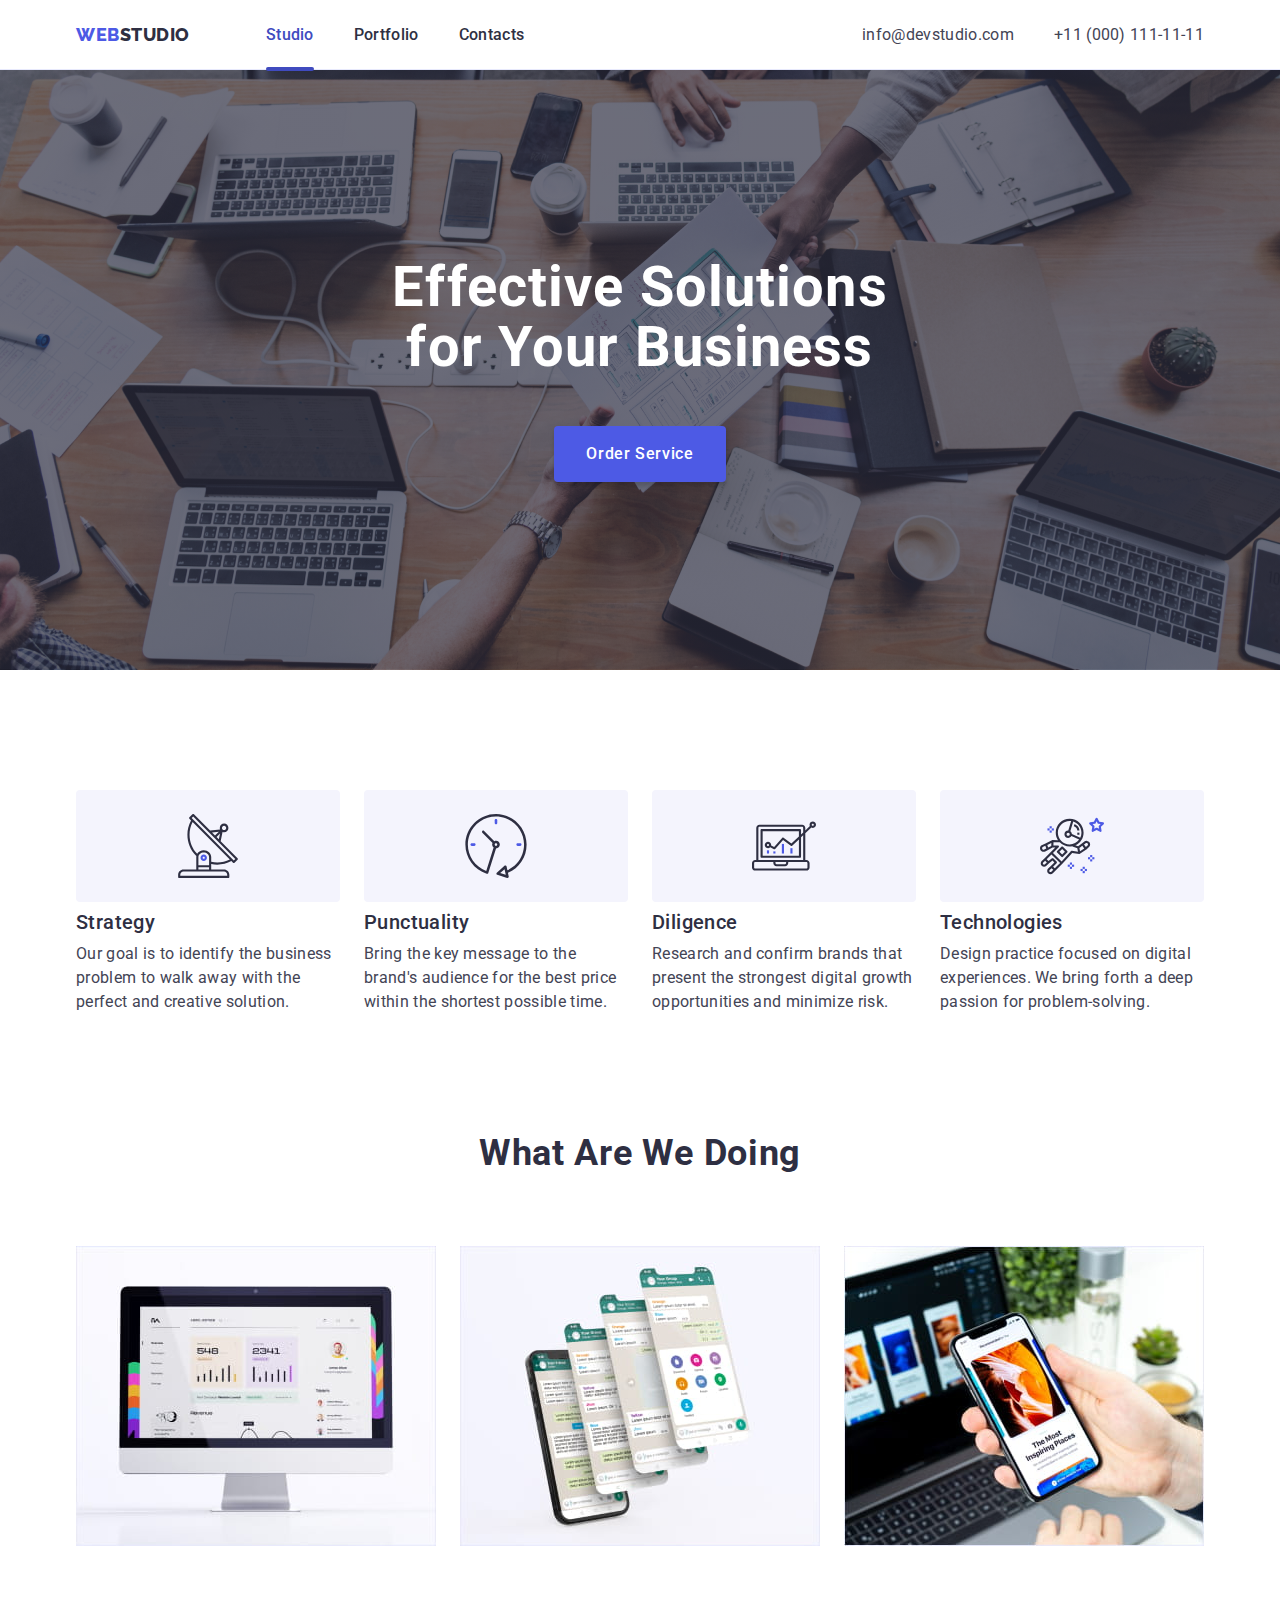
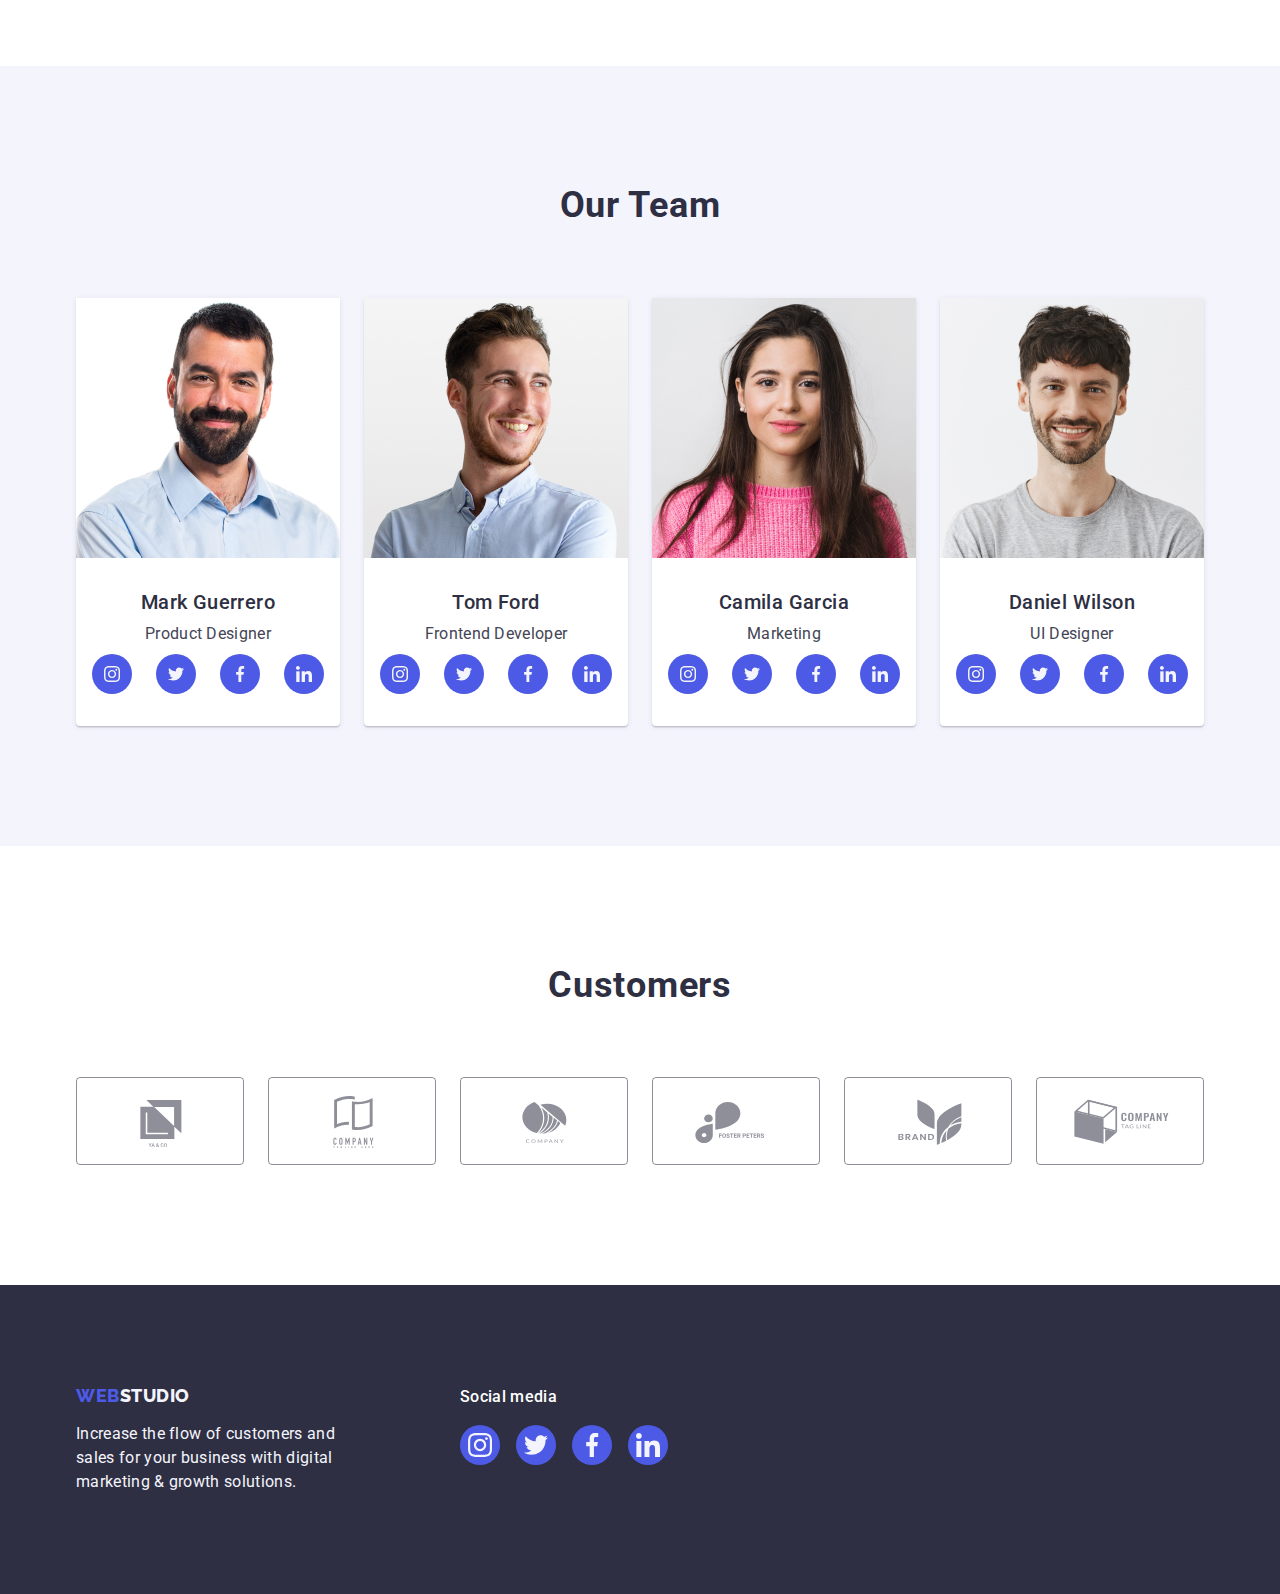
<file: index.html>
<!DOCTYPE html>
<html lang="en">

<head>
    <meta charset="UTF-8">
    <meta http-equiv="X-UA-Compatible" content="IE=edge">
    <meta name="viewport" content="width=device-width, initial-scale=1.0">
    <title>Studio</title>

    <!-- style -->
    <link rel="stylesheet" href="https://cdn.jsdelivr.net/npm/modern-normalize@1.1.0/modern-normalize.min.css">
    <link rel="stylesheet" href="./css/styles.css">

    <!-- font -->
    <link rel="preconnect" href="https://fonts.googleapis.com">
    <link rel="preconnect" href="https://fonts.gstatic.com" crossorigin>
    <link
        href="https://fonts.googleapis.com/css2?family=Raleway:wght@800&family=Roboto:wght@400;500;700;900&display=swap"
        rel="stylesheet">
</head>

<body>
    <!-- top line -->
    <header class="header">
        <div class="container header-container">
            <nav class="header-nav">
                <a href="./index.html" class="logo header-logo link">
                    Web<span class="logo-std-header">Studio</span>
                </a>
                <ul class="header-nav-list list">
                    <li class="header-nav-item">
                        <a href="./index.html" class="current header-nav-link link">Studio</a>
                    </li>
                    <li class="header-nav-item">
                        <a href="./portfolio.html" class="header-nav-link link">Portfolio</a>
                    </li>
                    <li class="header-nav-item">
                        <a href="" class="header-nav-link link">Contacts</a>
                    </li>
                </ul>
            </nav>
            <address class="contact">
                <ul class="contact-list list">
                    <li class="contact-item">
                        <a href="mailto:info@devstudio.com" class="contact-link link">info@devstudio.com</a>
                    </li>
                    <li class="contact-item">
                        <a href="tel:+110001111111" class="contact-link link">+11 (000) 111-11-11</a>
                    </li>
                </ul>
            </address>
        </div>
    </header>

    <main>
        <!-- section 1 hero -->
        <section class="section section-hero">
            <div class="container">
                <h1 class="title-hero">Effective Solutions for Your Business</h1>
                <button class="hero-btn btn" type="button" data-modal-open>Order Service</button>
            </div>
        </section>
        <!-- section 2 Digitalization -->
        <section class="section section-feature">
            <div class="container">
                <h2 class="feature-title title-primary" hidden>Digital Strategy and Design for Business Growth</h2>
                <ul class="feature-list list">
                    <li class="feature-item">
                        <div class="feature-img">
                            <svg class="feature-icon" width="64" height="64">
                                <use href="./images/icon.svg#icon-antenna"></use>
                            </svg>
                        </div>
                        <h3 class="feature-item-title title-secondary">Strategy</h3>
                        <p class="text">Our goal is to identify the business problem to walk away with the perfect and
                            creative solution.</p>
                    </li>
                    <li class="feature-item">
                        <div class="feature-img">
                            <svg class="feature-icon" width="64" height="64">
                                <use href="./images/icon.svg#icon-clock"></use>
                            </svg>
                        </div>
                        <h3 class="feature-item-title title-secondary">Punctuality</h3>
                        <p class="text">Bring the key message to the brand's audience for the best price within the
                            shortest possible time.</p>
                    </li>
                    <li class="feature-item">
                        <div class="feature-img">
                            <svg class="feature-icon" width="64" height="64">
                                <use href="./images/icon.svg#icon-diagram"></use>
                            </svg>
                        </div>
                        <h3 class="feature-item-title title-secondary">Diligence</h3>
                        <p class="text">Research and confirm brands that present the strongest digital growth
                            opportunities and minimize risk.</p>
                    </li>
                    <li class="feature-item">
                        <div class="feature-img">
                            <svg class="feature-icon" width="64" height="64">
                                <use href="./images/icon.svg#icon-astronaut"></use>
                            </svg>
                        </div>
                        <h3 class="feature-item-title title-secondary">Technologies</h3>
                        <p class="text">Design practice focused on digital experiences. We bring forth a deep passion
                            for problem-solving.</p>
                    </li>
                </ul>
            </div>
        </section>
        <!-- section 3 Activity -->
        <section class="section section-activity">
            <div class="container">
                <h2 class="activity-title title-primary">What are we doing</h2>
                <ul class="activity-list list">
                    <li class="activiti-item">
                        <img src="./images/activity/desktop.jpg" alt="desktop" width="360" height="300">
                    </li>
                    <li class="activiti-item">
                        <img src="./images/activity/messengers.jpg" alt="messengers" width="360" height="300">
                    </li>
                    <li class="activiti-item">
                        <img src="./images/activity/applications.jpg" alt="applications" width="360" height="300">
                    </li>
                </ul>
            </div>
        </section>
        <!-- section 4 Team -->
        <section class="section section-team">
            <div class="container">
                <h2 class="team-title title-primary">Our Team</h2>
                <ul class="team-list list">
                    <li class="team-card">
                        <img src="./images/team/mark-guerrero.jpg" alt="Mark Guerrero" width="264" height="260">
                        <div class="team-card-desc">
                            <h3 class="title-secondary">Mark Guerrero</h3>
                            <p class="team-card-text">Product Designer</p>
                            <ul class="social-list list">
                                <li class="social-item">
                                    <a href="" class="social-link">
                                        <svg class="social-icon" width="16" height="16">
                                            <use href="./images/icon.svg#icon-instagram"></use>
                                        </svg>
                                    </a>
                                </li>
                                <li class="social-item">
                                    <a href="" class="social-link">
                                        <svg class="social-icon" width="16" height="16">
                                            <use href="./images/icon.svg#icon-twitter"></use>
                                        </svg>
                                    </a>
                                </li>
                                <li class="social-item">
                                    <a href="" class="social-link">
                                        <svg class="social-icon" width="16" height="16">
                                            <use href="./images/icon.svg#icon-facebook"></use>
                                        </svg>
                                    </a>
                                </li>
                                <li class="social-item">
                                    <a href="" class="social-link">
                                        <svg class="social-icon" width="16" height="16">
                                            <use href="./images/icon.svg#icon-linkedin"></use>
                                        </svg>
                                    </a>
                                </li>
                            </ul>
                        </div>
                    </li>
                    <li class="team-card">
                        <img src="./images/team/tom-ford.jpg" alt="Tom Ford" width="264" height="260">
                        <div class="team-card-desc">
                            <h3 class="title-secondary">Tom Ford</h3>
                            <p class="team-card-text">Frontend Developer</p>
                            <ul class="social-list list">
                                <li class="social-item">
                                    <a href="" class="social-link">
                                        <svg class="social-icon" width="16" height="16">
                                            <use href="./images/icon.svg#icon-instagram"></use>
                                        </svg>
                                    </a>
                                </li>
                                <li class="social-item">
                                    <a href="" class="social-link">
                                        <svg class="social-icon" width="16" height="16">
                                            <use href="./images/icon.svg#icon-twitter"></use>
                                        </svg>
                                    </a>
                                </li>
                                <li class="social-item">
                                    <a href="" class="social-link">
                                        <svg class="social-icon" width="16" height="16">
                                            <use href="./images/icon.svg#icon-facebook"></use>
                                        </svg>
                                    </a>
                                </li>
                                <li class="social-item">
                                    <a href="" class="social-link">
                                        <svg class="social-icon" width="16" height="16">
                                            <use href="./images/icon.svg#icon-linkedin"></use>
                                        </svg>
                                    </a>
                                </li>
                            </ul>
                        </div>
                    </li>
                    <li class="team-card">
                        <img src="./images/team/camila-garcia.jpg" alt="Camila Garcia" width="264" height="260">
                        <div class="team-card-desc">
                            <h3 class="title-secondary">Camila Garcia</h3>
                            <p class="team-card-text">Marketing</p>
                            <ul class="social-list list">
                                <li class="social-item">
                                    <a href="" class="social-link">
                                        <svg class="social-icon" width="16" height="16">
                                            <use href="./images/icon.svg#icon-instagram"></use>
                                        </svg>
                                    </a>
                                </li>
                                <li class="social-item">
                                    <a href="" class="social-link">
                                        <svg class="social-icon" width="16" height="16">
                                            <use href="./images/icon.svg#icon-twitter"></use>
                                        </svg>
                                    </a>
                                </li>
                                <li class="social-item">
                                    <a href="" class="social-link">
                                        <svg class="social-icon" width="16" height="16">
                                            <use href="./images/icon.svg#icon-facebook"></use>
                                        </svg>
                                    </a>
                                </li>
                                <li class="social-item">
                                    <a href="" class="social-link">
                                        <svg class="social-icon" width="16" height="16">
                                            <use href="./images/icon.svg#icon-linkedin"></use>
                                        </svg>
                                    </a>
                                </li>
                            </ul>
                        </div>
                    </li>
                    <li class="team-card">
                        <img src="./images/team/daniel-wilson.jpg" alt="Daniel Wilson" width="264" height="260">
                        <div class="team-card-desc">
                            <h3 class="title-secondary">Daniel Wilson</h3>
                            <p class="team-card-text">UI Designer</p>
                            <ul class="social-list list">
                                <li class="social-item">
                                    <a href="" class="social-link">
                                        <svg class="social-icon" width="16" height="16">
                                            <use href="./images/icon.svg#icon-instagram"></use>
                                        </svg>
                                    </a>
                                </li>
                                <li class="social-item">
                                    <a href="" class="social-link">
                                        <svg class="social-icon" width="16" height="16">
                                            <use href="./images/icon.svg#icon-twitter"></use>
                                        </svg>
                                    </a>
                                </li>
                                <li class="social-item">
                                    <a href="" class="social-link">
                                        <svg class="social-icon" width="16" height="16">
                                            <use href="./images/icon.svg#icon-facebook"></use>
                                        </svg>
                                    </a>
                                </li>
                                <li class="social-item">
                                    <a href="" class="social-link">
                                        <svg class="social-icon" width="16" height="16">
                                            <use href="./images/icon.svg#icon-linkedin"></use>
                                        </svg>
                                    </a>
                                </li>
                            </ul>
                        </div>
                    </li>
                </ul>
            </div>
        </section>
        <!-- section 5 Customers -->
        <section class="section section-customers">
            <div class="container">
                <h2 class="customers-title title-primary">Customers</h2>
                <ul class="customers-list list">
                    <li class="customers-item">
                        <a class="customers-link" href="">
                            <svg class="customers-icon" width="104" height="56">
                                <use href="./images/icon.svg#icon-logo-ya-co"></use>
                            </svg>
                        </a>
                    </li>
                    <li class="customers-item">
                        <a class="customers-link" href="">
                            <svg class="customers-icon" width="104" height="56">
                                <use href="./images/icon.svg#icon-logo-company-th"></use>
                            </svg>
                        </a>
                    </li>
                    <li class="customers-item">
                        <a class="customers-link" href="">
                            <svg class="customers-icon" width="104" height="56">
                                <use href="./images/icon.svg#icon-logo-company"></use>
                            </svg>
                        </a>
                    </li>
                    <li class="customers-item">
                        <a class="customers-link" href="">
                            <svg class="customers-icon" width="104" height="56">
                                <use href="./images/icon.svg#icon-logo-foster-peters"></use>
                            </svg>
                        </a>
                    </li>
                    <li class="customers-item">
                        <a class="customers-link" href="">
                            <svg class="customers-icon" width="104" height="56">
                                <use href="./images/icon.svg#icon-logo-brand"></use>
                            </svg>
                        </a>
                    </li>
                    <li class="customers-item">
                        <a class="customers-link" href="">
                            <svg class="customers-icon" width="104" height="56">
                                <use href="./images/icon.svg#icon-logo-company-tl"></use>
                            </svg>
                        </a>
                    </li>
                </ul>
            </div>
        </section>
    </main>

    <footer class="footer">
        <div class="footer-container container">
            <div class="footer-text">
                <a href="./index.html" class="logo link">
                    Web<span class="logo-std-footer">Studio</span>
                </a>
                <p class="text"> Increase the flow of customers and sales for your business with digital
                    marketing & growth solutions.
                </p>
            </div>
            <div class="footer-social">
                <p class="footer-social-text">Social media</p>
                <ul class="footer-social-list list">
                    <li class="social-item">
                        <a href="" class="social-link">
                            <svg class="social-icon" width="24" height="24">
                                <use href="./images/icon.svg#icon-instagram"></use>
                            </svg>
                        </a>
                    </li>
                    <li class="social-item">
                        <a href="" class="social-link">
                            <svg class="social-icon" width="24" height="24">
                                <use href="./images/icon.svg#icon-twitter"></use>
                            </svg>
                        </a>
                    </li>
                    <li class="social-item">
                        <a href="" class="social-link">
                            <svg class="social-icon" width="24" height="24">
                                <use href="./images/icon.svg#icon-facebook"></use>
                            </svg>
                        </a>
                    </li>
                    <li class="social-item">
                        <a href="" class="social-link">
                            <svg class="social-icon" width="24" height="24">
                                <use href="./images/icon.svg#icon-linkedin"></use>
                            </svg>
                        </a>
                    </li>
                </ul>
            </div>
        </div>
    </footer>
    <!-- Modal -->
    <div class="backdrop is-hidden" data-modal>
        <div class="modal">
            <button class="modal-btn-close" type="button" data-modal-close>
                <svg class="modal-btn-close-icon" width="8" height="8">
                    <use href="./images/icon.svg#icon-modal-btn-close"></use>
                </svg>
            </button>
        </div>
    </div>

    <script src="./js/modal.js"></script>
</body>

</html>
</file>
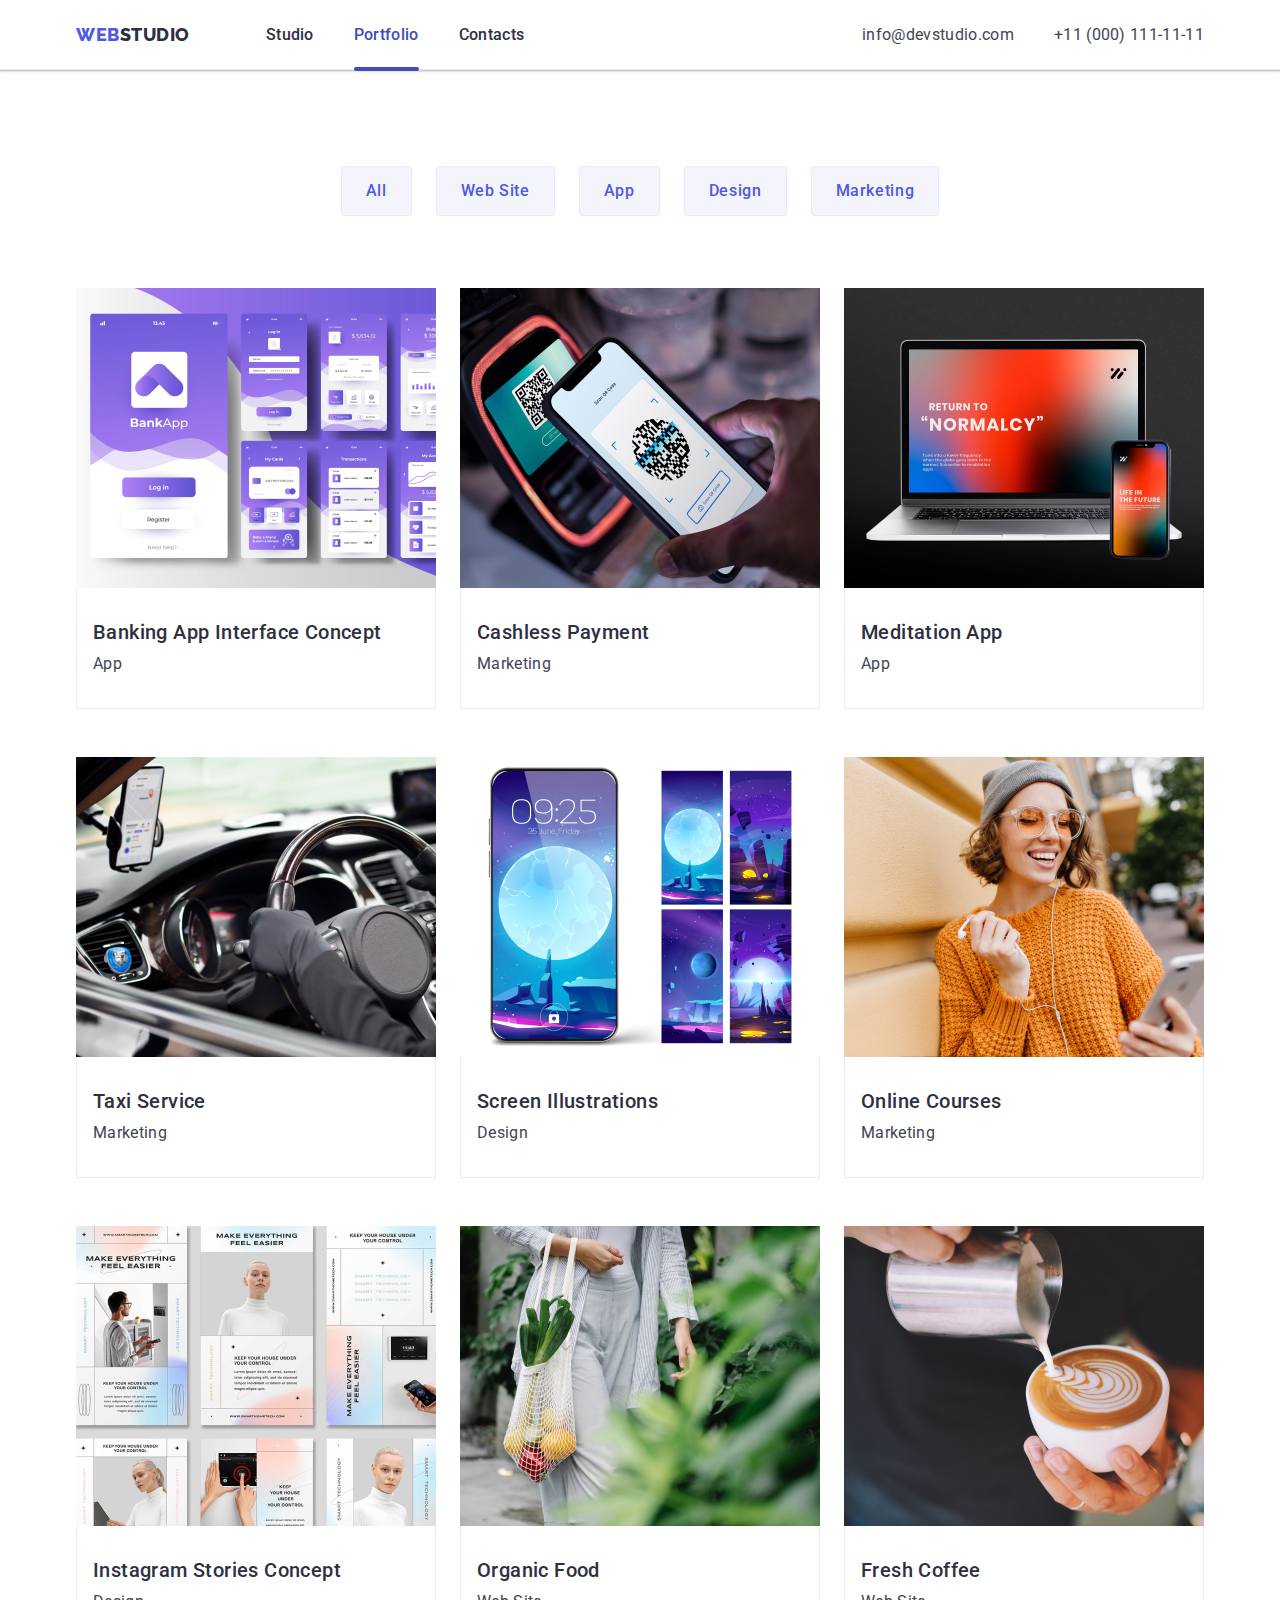
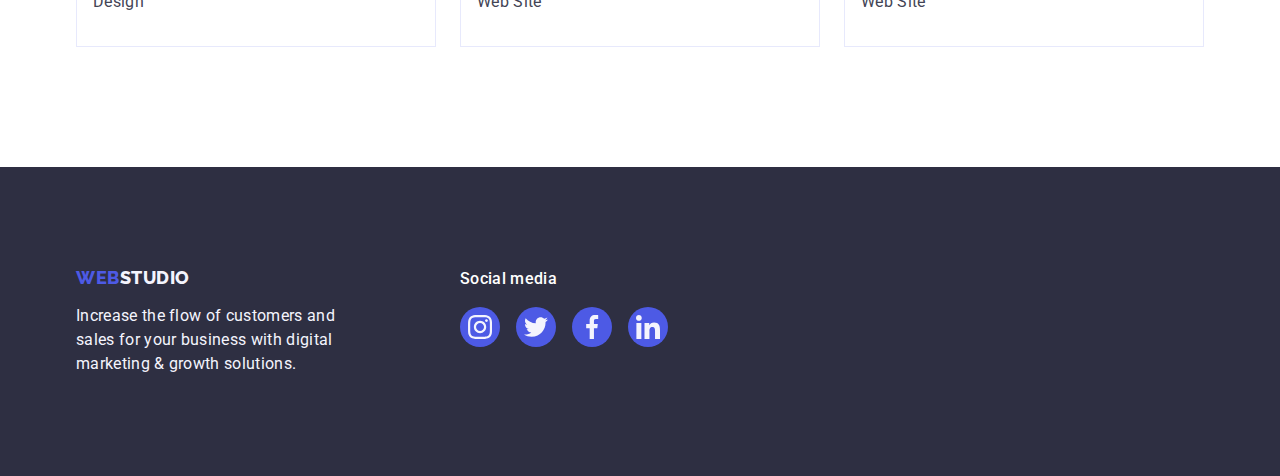
<file: portfolio.html>
<!DOCTYPE html>
<html lang="en">

<head>
    <meta charset="UTF-8">
    <meta http-equiv="X-UA-Compatible" content="IE=edge">
    <meta name="viewport" content="width=device-width, initial-scale=1.0">
    <title>Portfolio</title>

    <!-- style -->
    <link rel="stylesheet" href="https://cdn.jsdelivr.net/npm/modern-normalize@1.1.0/modern-normalize.min.css">
    <link rel="stylesheet" href="./css/styles.css">

    <!-- font -->
    <link rel="preconnect" href="https://fonts.googleapis.com">
    <link rel="preconnect" href="https://fonts.gstatic.com" crossorigin>
    <link
        href="https://fonts.googleapis.com/css2?family=Raleway:wght@800&family=Roboto:wght@400;500;700;900&display=swap"
        rel="stylesheet">
</head>

<body>
    <!-- top line -->
    <header class="header">
        <div class="container header-container">
            <nav class="header-nav">
                <a href="./index.html" class="logo header-logo link">
                    Web<span class="logo-std-header">Studio</span>
                </a>
                <ul class="header-nav-list list">
                    <li class="header-nav-item">
                        <a href="./index.html" class="header-nav-link link">Studio</a>
                    </li>
                    <li class="header-nav-item">
                        <a href="./portfolio.html" class="current header-nav-link link">Portfolio</a>
                    </li>
                    <li class="header-nav-item">
                        <a href="" class="header-nav-link link">Contacts</a>
                    </li>
                </ul>
            </nav>
            <address class="contact">
                <ul class="contact-list list">
                    <li class="contact-item">
                        <a href="mailto:info@devstudio.com" class="contact-link link">info@devstudio.com</a>
                    </li>
                    <li class="contact-item">
                        <a href="tel:+110001111111" class="contact-link link">+11 (000) 111-11-11</a>
                    </li>
                </ul>
            </address>
        </div>
    </header>

    <main>
        <!-- Projects -->
        <section class="section section-portfolio">
            <div class="container">
                <h1 hidden class="title-primary">Projects</h1>
                <!-- filters -->
                <ul class="filter-list list">
                    <li class="filter-item">
                        <button type="button" class="btn">All</button>
                    </li>
                    <li class="filter-item">
                        <button type="button" class="btn">Web Site</button>
                    </li>
                    <li class="filter-item">
                        <button type="button" class="btn">App</button>
                    </li>
                    <li class="filter-item">
                        <button type="button" class="btn">Design</button>
                    </li>
                    <li class="filter-item">
                        <button type="button" class="btn">Marketing</button>
                    </li>
                </ul>
                <!-- Projects List -->
                <ul class="projects-list list">
                    <li class="projects-card">
                        <a href="" class="projects-link link">
                            <div class="overlay">
                                <img src="./images/projects/bank-app.jpg" alt="Banking App" width="360" height="300">
                                <p class="overlay-text">14 Stylish and User-Friendly App Design Concepts · Task Manager
                                    App · Calorie Tracker App · Exotic Fruit Ecommerce App · Cloud Storage App
                                </p>
                            </div>
                            <div class="projects-card-desc">
                                <h2 class="title-secondary">Banking App Interface Concept</h2>
                                <p class="text">App</p>
                            </div>
                        </a>
                    </li>
                    <li class="projects-card">
                        <a href="" class="projects-link link">
                            <div class="overlay">
                                <img src="./images/projects/payment.jpg" alt="Cashless Payment" width="360"
                                    height="300">
                                <p class="overlay-text">14 Stylish and User-Friendly App Design Concepts · Task Manager
                                    App · Calorie Tracker App · Exotic Fruit Ecommerce App · Cloud Storage App
                                </p>
                            </div>
                            <div class="projects-card-desc">
                                <h2 class="title-secondary">Cashless Payment</h2>
                                <p class="text">Marketing</p>
                            </div>
                        </a>
                    </li>
                    <li class="projects-card">
                        <a href="" class="projects-link link">
                            <div class="overlay">
                                <img src="./images/projects/meditation-app.jpg" alt="Meditation App" width="360"
                                    height="300">
                                <p class="overlay-text">14 Stylish and User-Friendly App Design Concepts · Task Manager
                                    App · Calorie Tracker App · Exotic Fruit Ecommerce App · Cloud Storage App
                                </p>
                            </div>

                            <div class="projects-card-desc">
                                <h2 class="title-secondary">Meditation App</h2>
                                <p class="text">App</p>
                            </div>
                        </a>
                    </li>
                    <li class="projects-card">
                        <a href="" class="projects-link link">
                            <div class="overlay">
                                <img src="./images/projects/taxi-service.jpg" alt="Taxi Service" width="360"
                                    height="300">
                                <p class="overlay-text">14 Stylish and User-Friendly App Design Concepts · Task Manager
                                    App · Calorie Tracker App · Exotic Fruit Ecommerce App · Cloud Storage App
                                </p>
                            </div>
                            <div class="projects-card-desc">
                                <h2 class="title-secondary">Taxi Service</h2>
                                <p class="text">Marketing</p>
                            </div>
                        </a>
                    </li>
                    <li class="projects-card">
                        <a href="" class="projects-link link">
                            <div class="overlay">
                                <img src="./images/projects/screen-illustrations.jpg" alt="Illustrations" width="360"
                                    height="300">
                                <p class="overlay-text">14 Stylish and User-Friendly App Design Concepts · Task Manager
                                    App · Calorie Tracker App · Exotic Fruit Ecommerce App · Cloud Storage App
                                </p>
                            </div>

                            <div class="projects-card-desc">
                                <h2 class="title-secondary">Screen Illustrations</h2>
                                <p class="text">Design</p>
                            </div>
                        </a>
                    </li>
                    <li class="projects-card">
                        <a href="" class="projects-link link">
                            <div class="overlay">
                                <img src="./images/projects/online-courses.jpg" alt="Online Courses" width="360"
                                    height="300">
                                <p class="overlay-text">14 Stylish and User-Friendly App Design Concepts · Task Manager
                                    App · Calorie Tracker App · Exotic Fruit Ecommerce App · Cloud Storage App
                                </p>
                            </div>

                            <div class="projects-card-desc">
                                <h2 class="title-secondary">Online Courses</h2>
                                <p class="text">Marketing</p>
                            </div>
                        </a>
                    </li>
                    <li class="projects-card">
                        <a href="" class="projects-link link">
                            <div class="overlay">
                                <img src="./images/projects/instagram-stones-concept.jpg"
                                    alt="Instagram Stories Concept" width="360" height="300">
                                <p class="overlay-text">14 Stylish and User-Friendly App Design Concepts · Task Manager
                                    App · Calorie Tracker App · Exotic Fruit Ecommerce App · Cloud Storage App
                                </p>
                            </div>

                            <div class="projects-card-desc">
                                <h2 class="title-secondary">Instagram Stories Concept</h2>
                                <p class="text">Design</p>
                            </div>
                        </a>
                    </li>
                    <li class="projects-card">
                        <a href="" class="projects-link link">
                            <div class="overlay">
                                <img src="./images/projects/organic-food.jpg" alt="Organic Food" width="360"
                                    height="300">
                                <p class="overlay-text">14 Stylish and User-Friendly App Design Concepts · Task Manager
                                    App · Calorie Tracker App · Exotic Fruit Ecommerce App · Cloud Storage App
                                </p>
                            </div>
                            <div class="projects-card-desc">
                                <h2 class="title-secondary">Organic Food</h2>
                                <p class="text">Web Site</p>
                            </div>
                        </a>
                    </li>
                    <li class="projects-card">
                        <a href="" class="projects-link link">
                            <div class="overlay">
                                <img src="./images/projects/fresh-coffee.jpg" alt="Fresh Coffee" width="360"
                                    height="300">
                                <p class="overlay-text">14 Stylish and User-Friendly App Design Concepts · Task Manager
                                    App · Calorie Tracker App · Exotic Fruit Ecommerce App · Cloud Storage App
                                </p>
                            </div>
                            <div class="projects-card-desc">
                                <h2 class="title-secondary">Fresh Coffee</h2>
                                <p class="text">Web Site</p>
                            </div>
                        </a>
                    </li>
                </ul>
            </div>
        </section>
    </main>

    <footer class="footer">
        <div class="footer-container container">
            <div class="footer-text">
                <a href="./index.html" class="logo link">
                    Web<span class="logo-std-footer">Studio</span>
                </a>
                <p class="text"> Increase the flow of customers and sales for your business with digital
                    marketing & growth solutions.
                </p>
            </div>
            <div class="footer-social">
                <p class="footer-social-text">Social media</p>
                <ul class="footer-social-list list">
                    <li class="social-item">
                        <a href="" class="social-link">
                            <svg class="social-icon" width="24" height="24">
                                <use href="./images/icon.svg#icon-instagram"></use>
                            </svg>
                        </a>
                    </li>
                    <li class="social-item">
                        <a href="" class="social-link">
                            <svg class="social-icon" width="24" height="24">
                                <use href="./images/icon.svg#icon-twitter"></use>
                            </svg>
                        </a>
                    </li>
                    <li class="social-item">
                        <a href="" class="social-link">
                            <svg class="social-icon" width="24" height="24">
                                <use href="./images/icon.svg#icon-facebook"></use>
                            </svg>
                        </a>
                    </li>
                    <li class="social-item">
                        <a href="" class="social-link">
                            <svg class="social-icon" width="24" height="24">
                                <use href="./images/icon.svg#icon-linkedin"></use>
                            </svg>
                        </a>
                    </li>
                </ul>
            </div>
        </div>
    </footer>
</body>

</html>
</file>
<file: css/styles.css>
:root {
    --font-primary: 'Roboto', sans-serif;
    --font-logo: 'Raleway', sans-serif;
    /* COLORS */
    --color-iris: #4d5ae5;
    --color-ocean: #404bbf;
    --color-navy-blue: #2e2f42;
    --color-green: #31d0aa;
    --color-slate: #434455;
    --color-light-slate: #8e8f99;
    --color-cornflower: #e7e9fc;
    --color-cloud: #f4f4fd;
    --color-navy-blue-modal: rgba(46, 47, 66, 0.4);
    --color-grey: rgba(46, 47, 66, 0.7);

    /* Header background, team card background */
    --color-white: #ffffff;
    --color-dairy: #fcfcfc;

    --transition-primary: 250ms cubic-bezier(0.4, 0, 0.2, 1);
}

/* DROPPING */
h1,
h2,
h3,
h4,
p {
    margin-top: 0;
    margin-bottom: 0;
}

ul {
    margin-top: 0;
    margin-bottom: 0;
    padding-left: 0;
}

button {
    cursor: pointer;
}

img {
    display: block;
}

.list {
    list-style: none;
    display: flex;
    flex-wrap: wrap;
    justify-content: center;
    align-items: center;
}

.link {
    text-decoration: none;
    color: currentColor;
}

/* DEFAULT */
body {
    font-size: 16px;
    font-family: var(--font-primary);
    font-weight: 400;
    line-height: 1.5;
    letter-spacing: 0.02em;
    text-decoration: none;
    text-transform: none;
    background-color: var(--color-white);
    color: var(--color-slate);
}

.container {
    max-width: 1158px;
    padding: 0 15px;
    margin: 0 auto;
}

.section {
    padding-top: 120px;
    padding-bottom: 120px;
}

/* TITLES */
.title-hero {
    font-size: 56px;
    font-family: inherit;
    font-weight: 700;
    line-height: 1.07;
    letter-spacing: 0.02em;
    text-decoration: none;
    text-transform: none;
    text-align: center;
    color: var(--color-white);
    max-width: 496px;
    margin-bottom: 48px;
}

.title-primary {
    font-size: 36px;
    font-family: inherit;
    font-weight: 700;
    line-height: 1.11;
    letter-spacing: 0.02em;
    text-decoration: none;
    text-align: center;
    text-transform: capitalize;
    color: var(--color-navy-blue);
    margin-bottom: 72px;
}

.title-secondary {
    font-size: 20px;
    font-family: inherit;
    font-weight: 500;
    line-height: 1.2;
    letter-spacing: 0.02em;
    text-decoration: none;
    text-transform: none;
    color: var(--color-navy-blue);
    margin-bottom: 8px;
}

/* BUTTONS */
/* portfolio filter buttons */
.btn {
    font-family: inherit;
    font-weight: 500;
    font-size: 16px;
    line-height: 1.5;
    letter-spacing: 0.04em;
    background-color: var(--color-cloud);
    color: var(--color-iris);
    display: block;
    padding: 12px 24px;
    border: 1px solid var(--color-cornflower);
    border-radius: 4px;
    transition:
        color var(--transition-primary),
        background-color var(--transition-primary);
}

.btn:hover,
.btn:focus {
    background-color: var(--color-ocean);
    color: var(--color-white);
    border: 1px solid transparent;
    box-shadow:
        0px 3px 1px rgba(0, 0, 0, 0.1),
        0px 2px 1px rgba(0, 0, 0, 0.08),
        0px 2px 2px rgba(0, 0, 0, 0.12);
}

/* PAGES */
/* header */
.header {
    border-bottom: 1px solid var(--color-cornflower);
    box-shadow:
        0px 2px 1px rgba(46, 47, 66, 0.08),
        0px 1px 1px rgba(46, 47, 66, 0.16),
        0px 1px 6px rgba(46, 47, 66, 0.08);
}

.header-container {
    display: flex;
    align-items: center;
    justify-content: space-between;
}

.header-nav {
    display: flex;
    align-items: center;
}

.logo {
    font-family: var(--font-logo);
    font-weight: 800;
    font-size: 18px;
    line-height: 1.17;
    letter-spacing: 0.03em;
    color: var(--color-iris);
    text-transform: uppercase;
    margin-right: 76px;
}

.header-logo {
    padding: 24px 0;
}

.logo-std-header {
    color: var(--color-navy-blue);
}

.header-nav-list {
    gap: 40px;
}

.header-nav-item {
    position: relative;
}

.header-nav-link {
    font-weight: 500;
    color: var(--color-navy-blue);
    padding: 24px 0;
    transition: color var(--transition-primary);
}

.header-nav-link:hover,
.header-nav-link:focus {
    color: var(--color-ocean);
}

.current {
    color: var(--color-ocean);
}

.current::after {
    content: '';
    position: absolute;
    display: block;
    width: 100%;
    height: 4px;
    border-radius: 2px;
    top: 44px;
    background-color: currentColor;
}

.contact {
    font-style: normal;
}

.contact-list {
    gap: 40px;
}

.contact-link {
    padding: 24px 0;
    transition: color var(--transition-primary);
}

.contact-link:hover,
.contact-link:focus {
    color: var(--color-ocean);
}

/* MAIN */
/* hero ↓↓↓ */
.section-hero {
    max-width: 1440px;
    margin: 0 auto;
    padding: 188px 0;
    color: var(--color-white);
    background-color: var(--color-navy-blue);
    background-image:
        linear-gradient(rgba(46, 47, 66, 0.7),
            rgba(46, 47, 66, 0.7)),
        url(../images/hero/people-office.jpg);
    background-size: cover;
    background-repeat: no-repeat;
    background-position: center;
}

.section-hero .container {
    display: flex;
    flex-direction: column;
    align-items: center;
}

.hero-btn {
    min-width: 169px;
    padding: 16px 32px;
    background: var(--color-iris);
    color: var(--color-white);
    box-shadow: 0px 4px 4px rgba(0, 0, 0, 0.15);
    border: none;
}

.hero-btn:hover,
.hero-btn:focus {
    background-color: var(--color-ocean);
    border: none;
    box-shadow: 0px 4px 4px rgba(0, 0, 0, 0.15);
}

/* section 2 Digitalization ↓↓↓ */

.feature-list {
    gap: 24px;
}

.feature-item {
    flex-basis: calc((100% - 72px) / 4);
}

.feature-img {
    width: 264px;
    height: 112px;
    display: flex;
    justify-content: center;
    align-items: center;
    background: var(--color-cloud);
    border-radius: 4px;
    margin-bottom: 8px;
}

/* section 3 Activity */
.section-activity {
    padding-top: 0px;
}

.activity-list {
    gap: 24px;
}

.activiti-item {
    flex-basis: calc((100% - 48px) / 3);
}

/* section 4 Team ↓↓↓ */
.section-team {
    background-color: var(--color-cloud);
}

.team-list {
    gap: 24px;
}

.team-card {
    text-align: center;
    background-color: var(--color-white);
    flex-basis: calc((100% - 72px) / 4);
    box-shadow:
        0px 1px 6px rgba(46, 47, 66, 0.08),
        0px 1px 1px rgba(46, 47, 66, 0.16),
        0px 2px 1px rgba(46, 47, 66, 0.08);
    border-radius: 0px 0px 4px 4px;
}

.team-card-desc {
    padding: 32px 0px;
}

.team-card-text {
    margin-bottom: 8px;
}

.social-list {
    gap: 24px;
}

.social-link {
    display: flex;
    justify-content: center;
    align-items: center;
    width: 40px;
    height: 40px;
    border-radius: 50%;
    background-color: var(--color-iris);
    transition: background-color var(--transition-primary);
}

.social-link:hover,
.social-link:focus {
    background-color: var(--color-ocean);
}

.social-icon {
    fill: var(--color-cloud);
}

/* section 5 Customers ↓↓↓ */
.customers-title {
    line-height: 1.1;
}

.customers-list {
    gap: 24px;
}

.customers-link {
    display: flex;
    justify-content: center;
    align-items: center;
    width: 168px;
    height: 88px;
    color: var(--color-light-slate);
    border: 1px solid var(--color-light-slate);
    border-radius: 4px;
    transition:
        color var(--transition-primary),
        border-color var(--transition-primary);
}

.customers-link:hover,
.customers-link:focus {
    color: var(--color-ocean);
    border-color: var(--color-ocean);
}

.customers-icon {
    fill: currentColor;
}

/* PORTFOLIO ↓↓↓ */

.section-portfolio {
    padding-top: 96px;
    padding-bottom: 120px;
}

.filter-list {
    gap: 24px;
    margin-bottom: 72px;
}

.projects-list {
    gap: 48px 24px;
}

.projects-card {
    flex-basis: calc((100% - 48px) / 3);
}

.projects-link {
    display: block;
    transition: box-shadow var(--transition-primary);
}

.projects-link:hover,
.projects-link:focus {
    box-shadow:
        0px 1px 6px rgba(46, 47, 66, 0.08),
        0px 1px 1px rgba(46, 47, 66, 0.16),
        0px 2px 1px rgba(46, 47, 66, 0.08);

}

.overlay {
    position: relative;
    overflow: hidden;
}

.overlay-text {
    position: absolute;
    left: 0;
    top: 0;
    width: 100%;
    height: 100%;
    padding: 40px 32px;
    color: var(--color-cloud);
    background-color: var(--color-iris);
    transform: translateY(100%);
    transition: transform var(--transition-primary);
}

.projects-link:hover .overlay-text,
.projects-link:focus .overlay-text {
    transform: translateY(0);
}

.projects-card-desc {
    padding: 32px 16px;
    border: 1px solid var(--color-cornflower);
    border-top: none;
    transition: border-color var(--transition-primary);
}

.projects-card:hover .projects-card-desc,
.projects-card:focus .projects-card-desc {
    border-color: transparent;
}

/* FOOTER ↓↓↓ */
.footer {
    color: var(--color-cloud);
    background-color: var(--color-navy-blue);
    padding-top: 100px;
    padding-bottom: 100px;
}

.footer-container {
    display: flex;
    align-items: baseline;
    gap: 120px;
}

.footer .logo {
    display: inline-block;
    margin-right: 0px;
    margin-bottom: 16px;
}

.logo-std-footer {
    color: var(--color-cloud);
}

.footer-text {
    width: 264px;
}

.footer-social {
    width: 208px;
}

.footer-social-text {
    font-family: inherit;
    font-weight: 500;
    margin-bottom: 16px;
    color: var(--color-white);
}

.footer-social-list {
    gap: 16px;
}

.footer .social-link:hover,
.footer .social-link:focus {
    background-color: var(--color-green);
}

/* MODAL WINDOW */
.backdrop {
    position: fixed;
    opacity: 1;
    top: 0;
    left: 0;
    width: 100%;
    height: 100%;
    background-color: rgba(46, 47, 66, 0.4);

    transition:
        opacity var(--transition-primary),
        visibility var(--transition-primary);
}

.backdrop.is-hidden {
    visibility: hidden;
    opacity: 0;
    pointer-events: none;
}

.modal {
    position: absolute;
    top: 50%;
    left: 50%;
    transform: translate(-50%, -50%) scale(1);

    width: 408px;
    height: 576px;
    background-color: var(--color-dairy);
    box-shadow:
        0px 1px 1px rgba(0, 0, 0, 0.14),
        0px 1px 3px rgba(0, 0, 0, 0.12),
        0px 2px 1px rgba(0, 0, 0, 0.2);
    border-radius: 4px;

    transition: transform var(--transition-primary);
}

.modal-btn-close {
    position: absolute;
    top: 24px;
    right: 24px;

    padding: 0;
    width: 24px;
    height: 24px;
    border-radius: 50%;
    border: 1px solid rgba(0, 0, 0, 0.1);

    display: flex;
    justify-content: center;
    align-items: center;

    color: var(--color-navy-blue);
    background-color: var(--color-cornflower);

    transition:
        color var(--transition-primary),
        background-color var(--transition-primary);
}

.modal-btn-close:hover,
.modal-btn-close:focus {
    color: var(--color-white);
    background-color: var(--color-ocean);
}

.modal-btn-close-icon {
    fill: currentColor;
}
</file>
